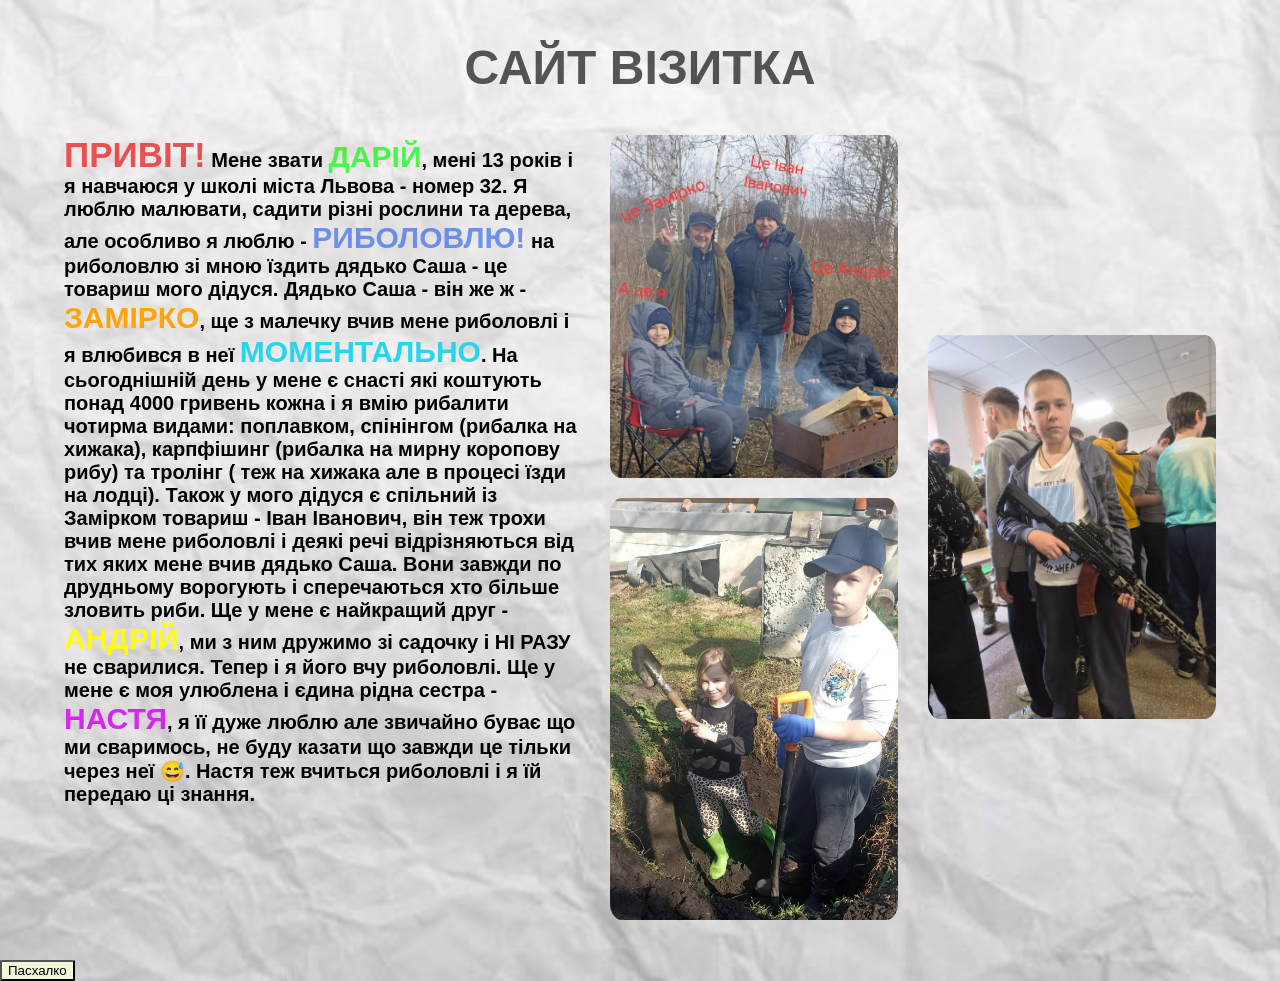
<file: index.html>
<!doctype html>
<html lang="en">
  <head>
    <meta charset="UTF-8" />
    <meta name="viewport" content="width=device-width, initial-scale=1.0" />
    <title>Document</title>
    <link rel="stylesheet" href="./style.css" />
  </head>
  <body>
    <header>
      <section>
        <h1 class="main">Сайт візитка</h1>
      </section>
    </header>
    <main>
      <section>
        <div class="main-inf">
          <p class="text-content">
            <span class="hello">Привіт!</span> Мене звати
            <span class="name">Дарій</span>, мені 13 років і я навчаюся у школі
            міста Львова - номер 32. Я люблю малювати, садити різні рослини та
            дерева, але особливо я люблю -
            <span class="fishing">РИБОЛОВЛЮ!</span> на риболовлю зі мною їздить
            дядько Саша - це товариш мого дідуся. Дядько Саша - він же ж -
            <span class="fisher">Замірко</span>, ще з малечку вчив мене
            риболовлі і я влюбився в неї
            <span class="moment">МОМЕНТАЛЬНО</span>. На сьогоднішній день у мене
            є снасті які коштують понад 4000 гривень кожна і я вмію рибалити
            чотирма видами: поплавком, спінінгом (рибалка на хижака), карпфішинг
            (рибалка на мирну коропову рибу) та тролінг ( теж на хижака але в
            процесі їзди на лодці). Також у мого дідуся є спільний із Замірком
            товариш - Іван Іванович, він теж трохи вчив мене риболовлі і деякі
            речі відрізняються від тих яких мене вчив дядько Саша. Вони завжди
            по друдньому ворогують і сперечаються хто більше зловить риби. Ще у
            мене є найкращий друг - <span class="best-fr">Андрій</span>, ми з
            ним дружимо зі садочку і НІ РАЗУ не сварилися. Тепер і я його вчу
            риболовлі. Ще у мене є моя улюблена і єдина рідна сестра -
            <span class="sister">Настя</span>, я її дуже люблю але звичайно
            буває що ми сваримось, не буду казати що завжди це тільки через неї
            😅. Настя теж вчиться риболовлі і я їй передаю ці знання.
          </p>
          <div class="photo-column">
            <img src="./images/bratiki.jpg" alt="Братики" class="bratiki" />
            <img
              src="./images/darchik-3.jpg"
              alt="Нижнє фото"
              class="bratiki"
            />
          </div>
          <img
            src="./images/darchik-2.jpg"
            alt="Довге фото"
            class="bratiki-long"
          />
        </div>
      </section>
    </main>
    <footer>
      <form action="pashalko.html">
        <button type="submit" class="my-btn">Пасхалко</button>
      </form>
    </footer>
  </body>
</html>
</file>
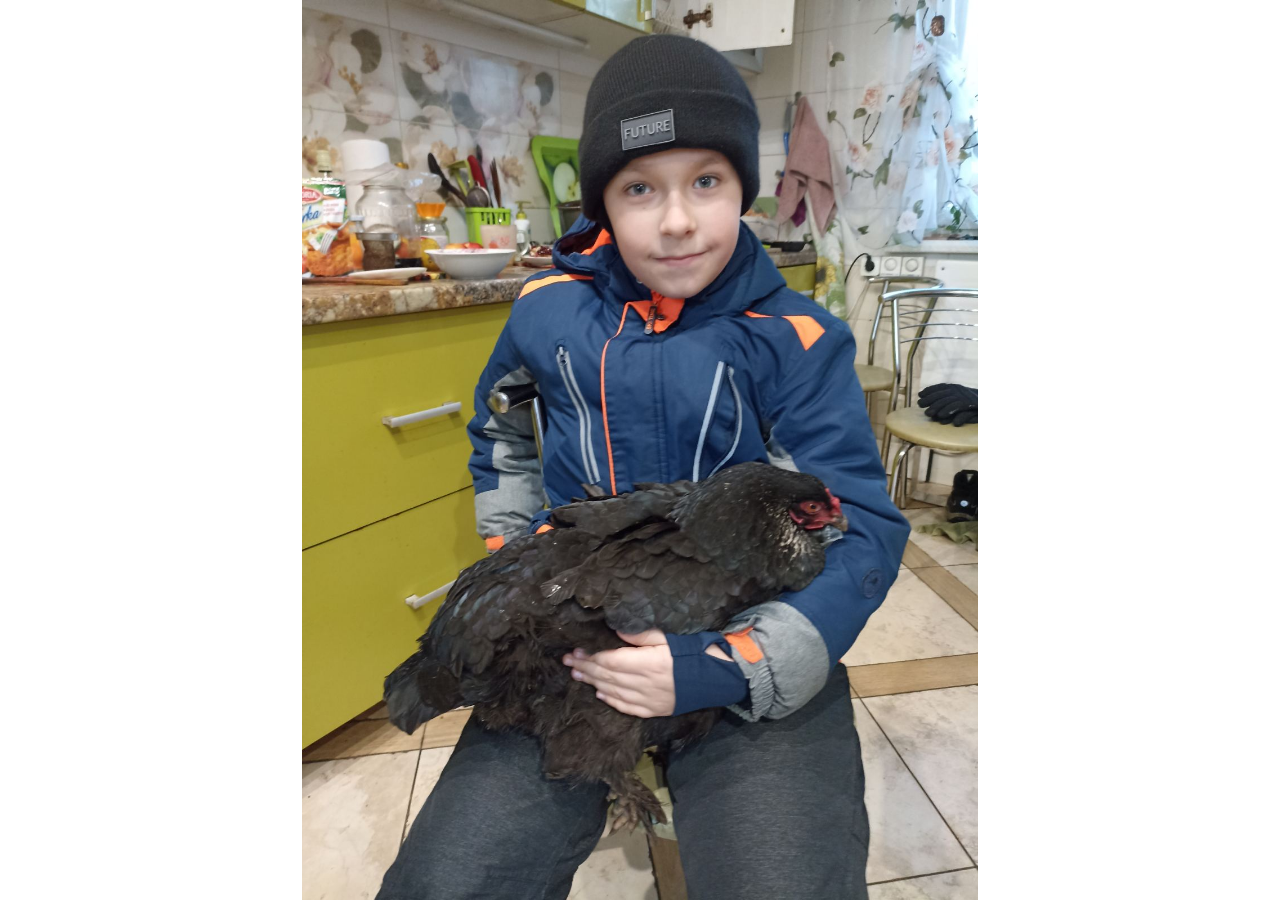
<file: pashalko.html>
<!doctype html>
<html lang="en">
  <head>
    <meta charset="UTF-8" />
    <meta name="viewport" content="width=device-width, initial-scale=1.0" />
    <title>Document</title>
    <link rel="stylesheet" href="style.css" />
  </head>
  <body class="pashalko">
    <!-- Вітаю ти знайшов Пасхалко -->
  </body>
</html>
</file>
<file: style.css>
body {
    background-image: url("./images/font.jpg");
    background-size: cover;        
    background-position: center;   
    background-repeat: no-repeat;  
    min-height: 100vh;             
    margin: 0;                     
}

.main {
   text-align: center;
   font-family: 'Montserrat', sans-serif;
   font-weight: 900; 
   font-size: 48px;
   text-transform: uppercase;
   color: rgba(17, 17, 17, 0.699);
}

.main-inf {
   text-align: left;
   font-family: 'Lucida Sans', 'Lucida Sans Regular', 'Lucida Grande', 'Lucida Sans Unicode', Geneva, Verdana, sans-serif;
   font-weight: 600; 
   font-size: 20px;
   color: rgb(0, 0, 0);
   display: flex;            
   max-width: 1300px;
   width: 90%;
   margin: 40px auto;
   justify-content: flex-start; 
   gap: 30px;                
   align-items: flex-start;
}

.text-content {
   margin: 0;
}

.photo-column {
   display: flex;
   flex-direction: column;    
   gap: 20px;                 
   width: 25%;                
   flex-shrink: 0;
}

.bratiki {
    border-radius: 4%;
    width: 100%;              
    height: auto;
}

.bratiki-long {
    border-radius: 4%;
    width: 25%;                
    height: auto;
    flex-shrink: 0;
    align-self: center;        
}

/* Твої кольорові спани */
.hello {
   font-family: 'Montserrat', sans-serif;
   font-weight: 900; font-size: 35px;
   text-transform: uppercase;
   color: rgba(234, 14, 14, 0.699);
}
.name {
   font-family: 'Montserrat', sans-serif;
   font-weight: 900; font-size: 30px;
   text-transform: uppercase;
   color: rgba(0, 255, 4, 0.699);
}
.fishing {
   font-family: 'Montserrat', sans-serif;
   font-weight: 900; font-size: 30px;
   text-transform: uppercase;
   color: rgba(52, 105, 238, 0.683);
}
.fisher {
   font-family: 'Montserrat', sans-serif;
   font-weight: 900; font-size: 30px;
   text-transform: uppercase;
   color: rgb(255, 164, 6);
}
.moment {
   font-family: 'Montserrat', sans-serif;
   font-weight: 900; font-size: 30px;
   text-transform: uppercase;
   color: rgb(38, 213, 240);
}
.best-fr {
   font-family: 'Montserrat', sans-serif;
   font-weight: 900; font-size: 30px;
   text-transform: uppercase;
   color: rgb(255, 251, 16);
}
.sister {
   font-family: 'Montserrat', sans-serif;
   font-weight: 900; font-size: 30px;
   text-transform: uppercase;
   color: rgb(214, 38, 241);
}
.my-btn{
    border-radius: 5%;
    background-color: beige;
}
body.pashalko {
   background-image:url("./images/pashalko.jpg") ;
   background-size: contain;       
   background-position: center;
}
</file>
